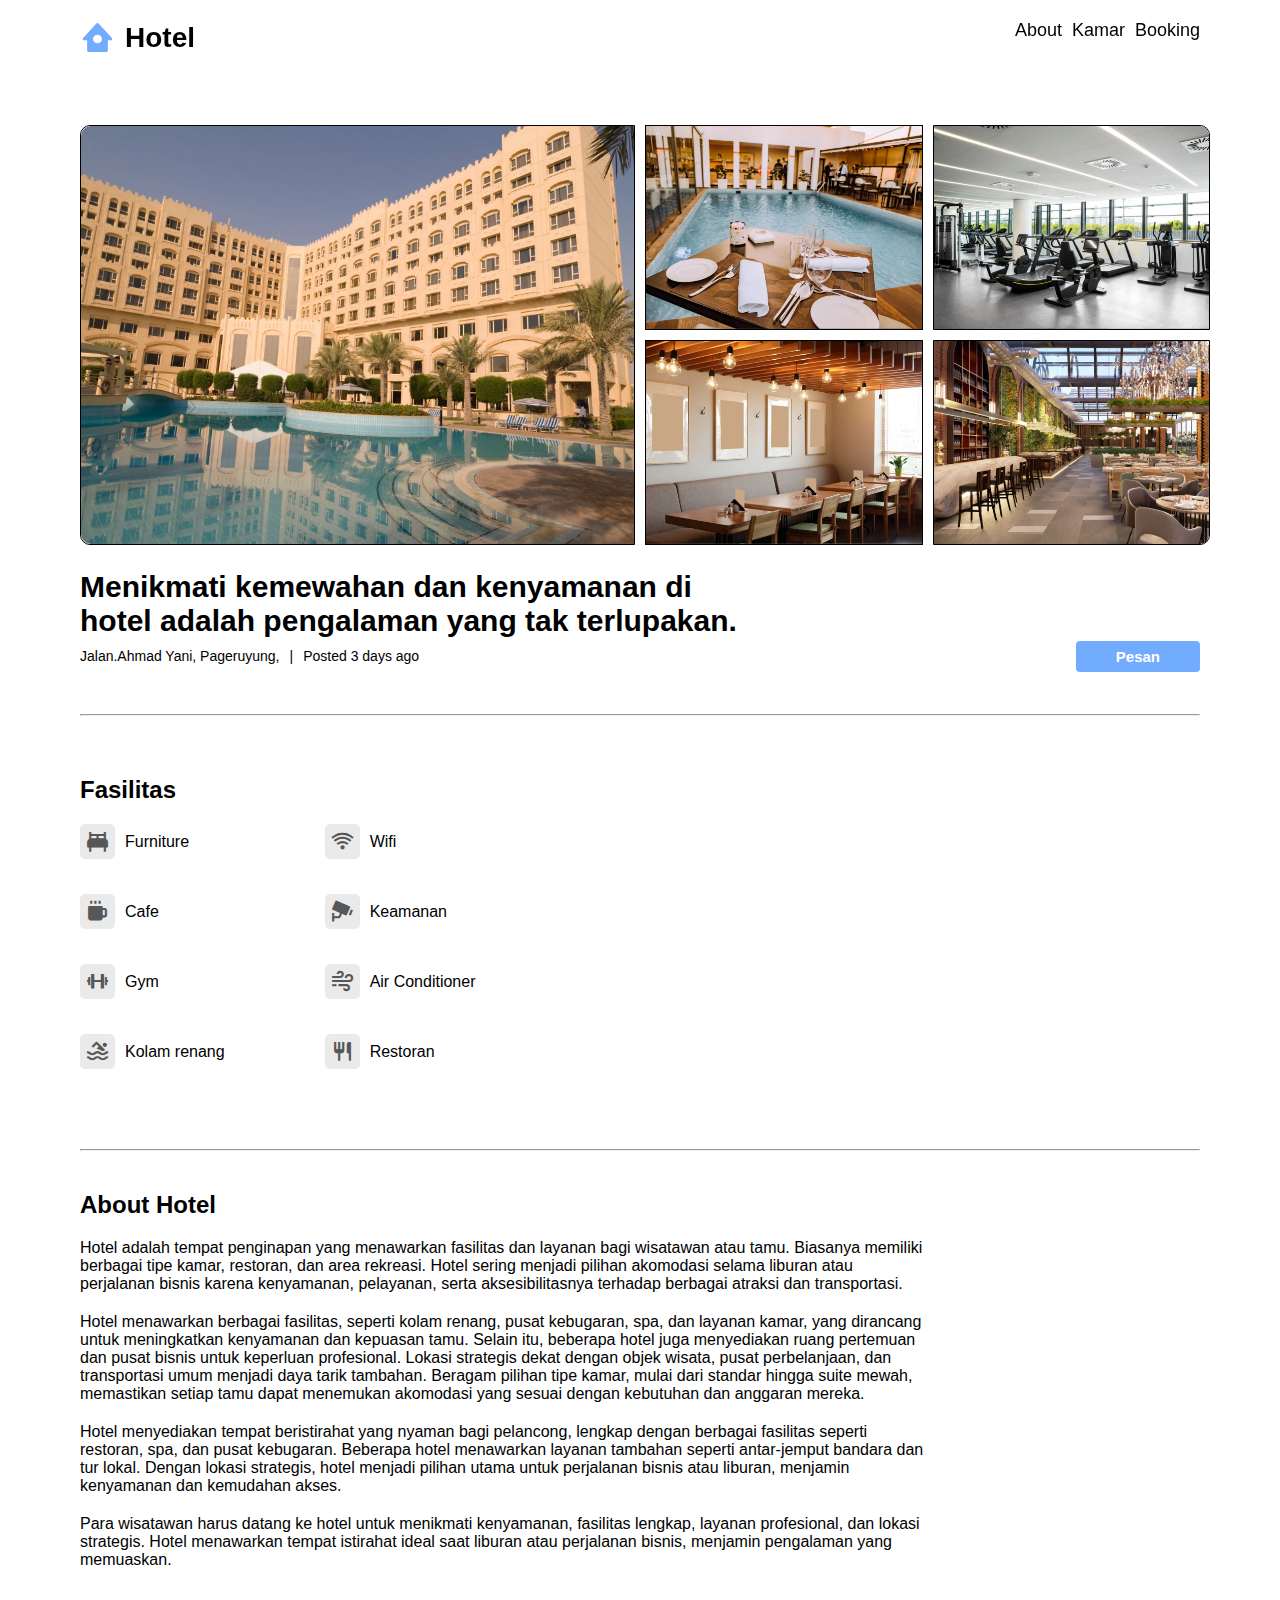
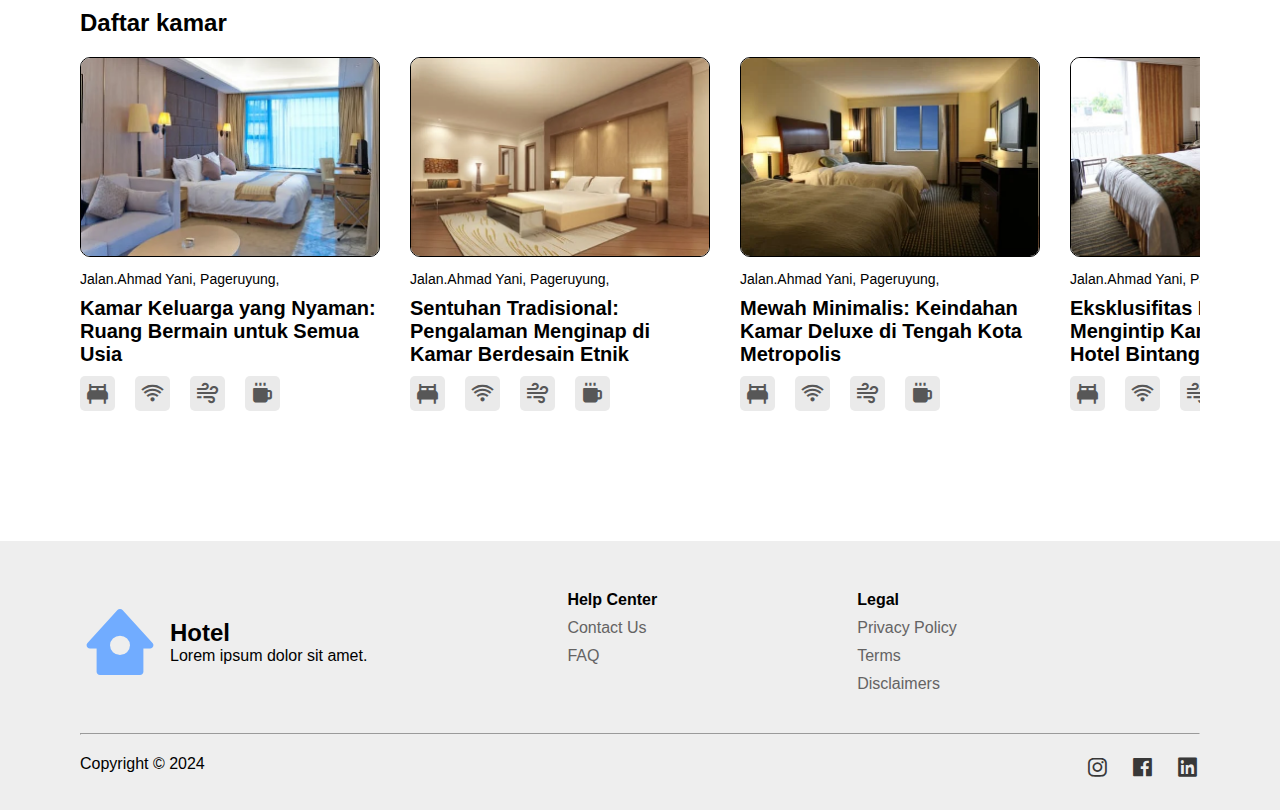
<file: index.html>
<!DOCTYPE html>
<html lang="en">
<head>
    <meta charset="UTF-8">
    <meta http-equiv="X-UA-Compatible" content="IE=edge">
    <meta name="viewport" content="width=device-width, initial-scale=1.0">
    <title>Hotel</title>
    <link rel="stylesheet" href="style.css">
    <link href='https://unpkg.com/boxicons@2.1.4/css/boxicons.min.css' rel='stylesheet'>
</head>
<body>
    <nav>
        <div class="nav-logo">
            <i class='bx bxs-home-circle'></i>
            <h1>Hotel</h1>
        </div>
        <div class="nav-content">
            <ul>
                <li><a href="#about">About</a></li>
                <li><a href="#kamar">Kamar</a></li>
                <li><a href="">Booking</a></li>
            </ul>
        </div>
    </nav>

    <div class="hero-section">
        <div class="hero-image-container">
            <div class="main-image">
                <img src="/assets/hero1.png" alt="">
            </div>
            <div class="group-images">
                <div class="image-group1">
                    <img src="/assets/hero2.png" alt=""> 
                    <img class="img1" src="/assets/hero3.png" alt=""> 
                </div>
                <div class="image-group2">
                    <img src="/assets/hero4.png" alt=""> 
                    <img class="img2" src="/assets/hero5.png" alt=""> 
                </div>
            </div>
        </div>


        <div class="hero-title">
            <h2>Menikmati kemewahan dan kenyamanan di hotel adalah pengalaman yang tak terlupakan.</h2>
        </div>

        <div class="hero-category">
            <div class="category-title">
                <p>Jalan.Ahmad Yani, Pageruyung,</p>
                <p>|</p>
                <p>Posted 3 days ago</p>
            </div>
            <button>Pesan</button>
        </div>

    </div>

    <hr>

    <div class="facilities-section">
        <div class="facilities-contain">
            <div class="facilities-title">
                <h2>Fasilitas</h2>
            </div>
            <div class="facilities-content-contain">
                <div class="facilities-content">
                <div class="facilities-item">
                    <i class='bx bxs-bed'></i>
                    <p>Furniture</p>
                </div>
                <div class="facilities-item">
                    <i class='bx bxs-coffee' ></i>
                    <p>Cafe</p>
                </div>
                <div class="facilities-item">
                    <i class='bx bx-dumbbell' ></i>
                    <p>Gym</p>
                </div>
                <div class="facilities-item">
                    <i class='bx bx-swim' ></i>
                    <p>Kolam renang</p>
                </div>
            </div>
                <div class="facilities-content">
                <div class="facilities-item">
                    <i class='bx bx-wifi' ></i>
                    <p>Wifi</p>
                </div>
                <div class="facilities-item">
                    <i class='bx bxs-cctv'></i>
                    <p>Keamanan</p>
                </div>
                <div class="facilities-item">
                    <i class='bx bx-wind' ></i>
                    <p>Air Conditioner</p>
                </div>
                <div class="facilities-item">
                    <i class='bx bx-restaurant' ></i>
                    <p>Restoran</p>
                </div>
            </div>
            </div>
        </div>
    </div>

    <hr>

    <div id="about" class="about-section">
        <h2>About Hotel</h2>
        <p>Hotel adalah tempat penginapan yang menawarkan fasilitas dan layanan bagi wisatawan atau tamu. Biasanya memiliki berbagai tipe kamar, restoran, dan area rekreasi. Hotel sering menjadi pilihan akomodasi selama liburan atau perjalanan bisnis karena kenyamanan, pelayanan, serta aksesibilitasnya terhadap berbagai atraksi dan transportasi.</p>
        <p>Hotel menawarkan berbagai fasilitas, seperti kolam renang, pusat kebugaran, spa, dan layanan kamar, yang dirancang untuk meningkatkan kenyamanan dan kepuasan tamu. Selain itu, beberapa hotel juga menyediakan ruang pertemuan dan pusat bisnis untuk keperluan profesional. Lokasi strategis dekat dengan objek wisata, pusat perbelanjaan, dan transportasi umum menjadi daya tarik tambahan. Beragam pilihan tipe kamar, mulai dari standar hingga suite mewah, memastikan setiap tamu dapat menemukan akomodasi yang sesuai dengan kebutuhan dan anggaran mereka.</p>
        <p>Hotel menyediakan tempat beristirahat yang nyaman bagi pelancong, lengkap dengan berbagai fasilitas seperti restoran, spa, dan pusat kebugaran. Beberapa hotel menawarkan layanan tambahan seperti antar-jemput bandara dan tur lokal. Dengan lokasi strategis, hotel menjadi pilihan utama untuk perjalanan bisnis atau liburan, menjamin kenyamanan dan kemudahan akses.</p>
        <p>Para wisatawan harus datang ke hotel untuk menikmati kenyamanan, fasilitas lengkap, layanan profesional, dan lokasi strategis. Hotel menawarkan tempat istirahat ideal saat liburan atau perjalanan bisnis, menjamin pengalaman yang memuaskan.</p>
    </div>

    <div id="kamar" class="daftar-kamar">
        <div class="daftar-title">
            <h2>Daftar kamar</h2>
            <div class="btn"></div>
        </div>
        <div class="card-container">
            <div class="card-items">
                <div class="card-images">
                    <img src="/assets/cardhotel1.png" alt="">
                </div>
                <div class="card-title">
                    <div class="category-title">
                        <p>Jalan.Ahmad Yani, Pageruyung,</p>
                    </div>
                    <div class="card-title">
                        <h4>Kamar Keluarga yang Nyaman: Ruang Bermain untuk Semua Usia</h4>
                    </div>
                    <div class="card-facilities">
                        <i class='bx bxs-bed'></i>
                        <i class='bx bx-wifi' ></i>
                        <i class='bx bx-wind' ></i>
                        <i class='bx bxs-coffee' ></i>
                    </div>
                </div>
            </div>
            <div class="card-items">
                <div class="card-images">
                    <img src="/assets/cardhotel2.png" alt="">
                </div>
                <div class="card-title">
                    <div class="category-title">
                        <p>Jalan.Ahmad Yani, Pageruyung,</p>
                    </div>
                    <div class="card-title">
                        <h4>Sentuhan Tradisional: Pengalaman Menginap di Kamar Berdesain Etnik</h4>
                    </div>
                    <div class="card-facilities">
                        <i class='bx bxs-bed'></i>
                        <i class='bx bx-wifi' ></i>
                        <i class='bx bx-wind' ></i>
                        <i class='bx bxs-coffee' ></i>
                    </div>
                </div>
            </div>
            <div class="card-items">
                <div class="card-images">
                    <img src="/assets/cardhotel3.png" alt="">
                </div>
                <div class="card-title">
                    <div class="category-title">
                        <p>Jalan.Ahmad Yani, Pageruyung,</p>
                    </div>
                    <div class="card-title">
                        <h4>Mewah Minimalis: Keindahan Kamar Deluxe di Tengah Kota Metropolis</h4>
                    </div>
                    <div class="card-facilities">
                        <i class='bx bxs-bed'></i>
                        <i class='bx bx-wifi' ></i>
                        <i class='bx bx-wind' ></i>
                        <i class='bx bxs-coffee' ></i>
                    </div>
                </div>
            </div>
            <div class="card-items">
                <div class="card-images">
                    <img src="/assets/cardhotel4.png" alt="">
                </div>
                <div class="card-title">
                    <div class="category-title">
                        <p>Jalan.Ahmad Yani, Pageruyung,</p>
                    </div>
                    <div class="card-title">
                        <h4>Eksklusifitas Modern: Mengintip Kamar Suite Terbaru Hotel Bintang Lima</h4>
                    </div>
                    <div class="card-facilities">
                        <i class='bx bxs-bed'></i>
                        <i class='bx bx-wifi' ></i>
                        <i class='bx bx-wind' ></i>
                        <i class='bx bxs-coffee' ></i>
                    </div>
                </div>
            </div>
        </div>
    </div>

    <footer class="exception">
        <div class="footer-content-contain">
            <div class="footer-logo">
                <!-- <div class="logo"></div> -->
                <i class='bx bxs-home-circle'></i>
                <div class="logo-title">
                    <h2>Hotel</h2>
                    <p>Lorem ipsum dolor sit amet.</p>
                </div>
            </div>
            <div class="footer-content">
                <h4>Help Center</h4>
                <a href="">Contact Us</a>
                <a href="">FAQ</a>
            </div>
            <div class="footer-content">
                <h4>Legal</h4>
                <a href="">Privacy Policy</a>
                <a href="">Terms</a>
                <a href="">Disclaimers</a>
            </div>
    
        </div>

        <hr>

        <div class="footer-foot">
            <p>Copyright &copy; 2024</p>
            <div class="footer-link">
                <a href="" class='bx bxl-instagram' ></a>
                <i class='bx bxl-facebook-square' ></i>
                <a href="https://www.linkedin.com/in/akmal-ihksan-7177b1304?utm_source=share&utm_campaign=share_via&utm_content=profile&utm_medium=android_app" class='bx bxl-linkedin-square' ></a>
            </div>
        </div>
    </footer>
    
</body>
</html>
</file>
<file: style.css>
* {
    margin: 0;
    padding: 0;
    box-sizing: border-box;
    font-family: Arial, Helvetica, sans-serif;
    scroll-behavior: smooth;
}
.facilities-section .bx {
  padding: 5px;
  border-radius: 5px;
  background-color: #eaeaea;
  font-size: 25px;
  color: #575757;
}
body {
    margin: 0 80px;
}

@media screen and (max-width: 600px) {
  body {
    margin: 0 20px;
  }
  nav {
    padding: 20px;
    margin: 0;
  }
  .hero-title {
    width: 100%;
  }
  .hero-image-container {
    flex-direction: ;
    height: auto;
  }
  .hero-category {
    display: flex;
    flex-direction: column;
  }
  .main-image,
  .group-images {
    width: 100%;
    border-radius: 10px;
  }
  .image-group1 img,
  .image-group2 img {
    width: 100%;
  }
  .facilities-content-contain {
    flex-direction: ;
    gap: 10px;
  }
  footer {
    background-color: #eeeeee;
    padding: 10px 20px;
    margin: 20px -20px 0 -20px;
  }
  .footer-content-contain {
    display: flex;
    flex-direction: column;
    gap: 80px;
    margin: 20px 0;
  }
}


@media screen and (min-width: 800px) {
  .footer-content-contain {
    margin: 40px 0;
    display: flex;
    gap: 200px;
  }
  footer {
    background-color: #eeeeee;
    padding: 10px 80px;
    margin: 100px -80px 0 -80px;
  }
}



nav {
  padding: 20px 80px;
  margin: 0 -80px;
  position: sticky;
  background-color: hsla(0,0%,100%,0.878);
  top: 0;
}
nav ul, nav a {
    text-decoration: none;
    list-style: none;
    color: black;
    font-size: 18px;
    padding: 0 0 2px 0;
}
.nav-logo .bx {
  font-size: 35px;
  color: rgb(113, 172, 255);
}
.nav-logo {
  display: flex;
  gap: 10px;
  align-items: center;
}
nav a:hover {
    padding: 0 0 2px 0;
    text-decoration: underline;
}
nav h1 {
    font-size: 28px;
}
nav {
    display: flex;
    justify-content: space-between;
}
ul {
    display: flex;
    gap: 10px;
}



.hero-section {
    margin: 40px 0;
}
.hero-image-container {
    display: flex;
    gap: 10px;
    margin-top: 50px;
    /* border: 1px solid rgb(0, 0, 0); */
    height: 420px;
}
.hero-image-container img {
    object-fit: cover;
}
.main-image {
    border: 1px solid black;
    border-radius: 10px 0 0 10px;
    width: 50%;
    height: 100%;
}
.main-image img {
    border-radius: 10px 0 0 10px;
    height: 100%;
    width: 100%;
}
.group-images {
    display: flex;
    flex-direction: column;
    gap: 10px;
    border-radius: 0 10px 10px 0;
    width: 50%;
}
.image-group1 {
    display: flex;
    gap: 10px;

    width: 100%;
    height: 50%;
}
.image-group1 img {
    border: 1px solid black;
    width: 50%;
}
.image-group2 {
    display: flex;
    gap: 10px;

    width: 100%;
    height: 50%;
}
.image-group2 img {
    border: 1px solid black;
    width: 50%;
}
.img1 {
    border-radius: 0 10px 0 0;
}
.img2 {
    border-radius: 0 0 10px 0;
}
.hero-title {
    margin: 25px 0 0 0;
    width: 60%;
    font-size: 20px;
}
.hero-category {
    display: flex;
    justify-content: space-between;
    align-items: center;
}
.category-title {   
    display: flex;
    gap: 10px;
}
.hero-category button {
    padding: 7px 40px;
    border-radius: 4px;
    border: none;
    font-weight: bold;
    color: white;
    font-size: 15px;
    background-color: rgb(113, 172, 255);
}
hr {
    color: rgb(255, 255, 255);
}
.facilities-section {
    margin: 60px 0;
    
}
.facilities-content-contain {
    gap: 100px;
    display: flex;
}
.facilities-content {
    display: flex;
    flex-direction: column;
    gap: 35px;
    margin: 20px 0;
}
.facilities-item {
    display: flex; 
    align-items: center;
    gap: 10px;
}
.logo {
    background-color: rgb(70, 70, 70);
    width: 20px;
    height: 20px;
}

.about-section {
    max-width: 850px;
    display: flex;
    flex-direction: column;
    gap: 20px;
    margin: 40px 0;
}
.daftar-kamar {
    margin: 30px 0 0 0;
    
}

.card-container::-webkit-scrollbar {
  width: 0;
}
.card-container {
    overflow-x: auto;
    
    display: flex;
    gap: 30px;
}
.card-items {
  flex: 0 0 auto;
    width: 300px;
    margin: 20px 0;
}
.card-images img {
    width: 100%;
    height: 200px;
    border-radius: 10px;
    border: 1px solid black;
}
.category-title p {
    margin: 10px 0;
    font-size: 14px;
}
.card-title {
    font-size: 20px;
}
.card-facilities {
    color: #777777;
    margin: 10px 0;
    display: flex;
    gap: 20px;
}
.card-facilities .bx {
    padding: 5px;
    border-radius: 5px;
    background-color: #eaeaea;
    font-size: 25px;
    color: #575757;
}




.footer-logo {
    display: flex;
    align-items: center;
    gap: 10px;
    width: 200px auto;
}
.footer-logo .bx {
  font-size: 80px;
  color: rgb(113, 172, 255);
}

.footer-content a {
    text-decoration: none;
    color: rgb(100, 99, 99);
}
.footer-content {
    display: flex;
    flex-direction: column;
    gap: 10px;
}
.footer-foot {
    display: flex;
    justify-content: space-between;
    padding: 20px 0;
}
.footer-link .bx {
  text-decoration: none;
  color: #383838;
  font-size: 25px;
}
.footer-link {
    display: flex;
    gap: 20px;
}
</file>
